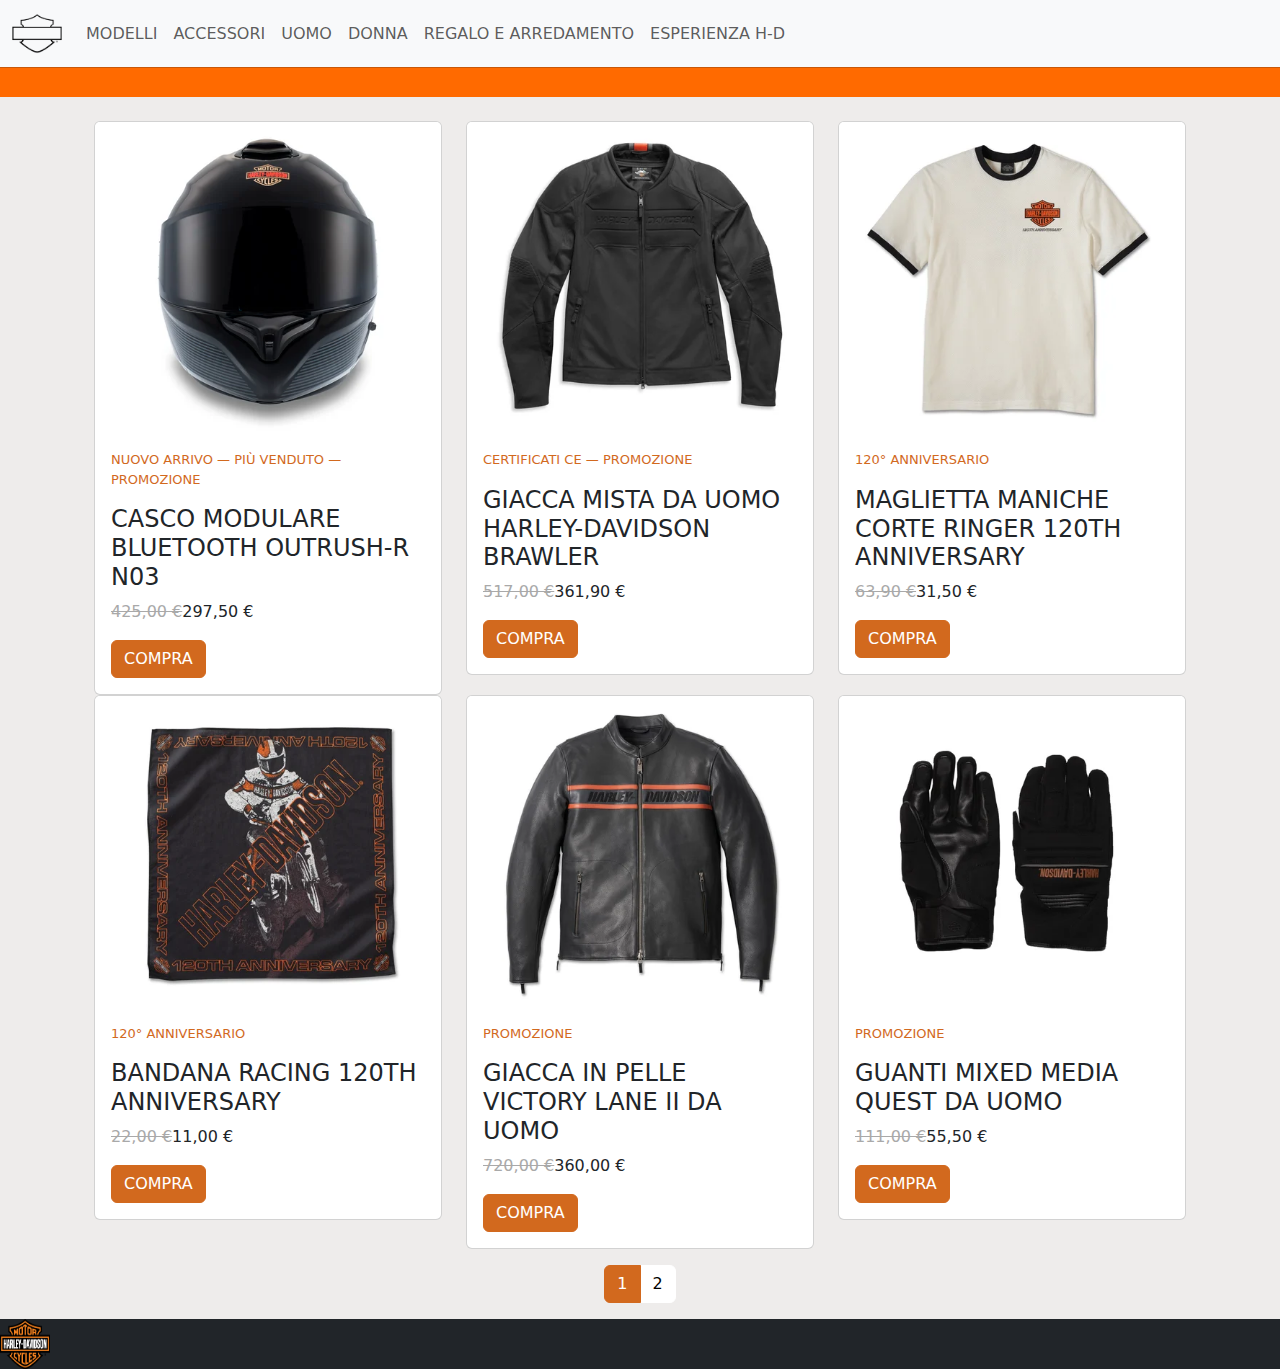
<file: scontoUomo.html>
<!DOCTYPE html>
<html lang="en">
  <link rel="stylesheet" href="prodotti.css">
<head>
  <title>Bootstrap Example</title>
  <link href="[data-uri]" rel="icon" type="image/x-icon">
  <meta charset="utf-8">
  <meta name="viewport" content="width=device-width, initial-scale=1">
  <link href="https://cdn.jsdelivr.net/npm/bootstrap@5.3.2/dist/css/bootstrap.min.css" rel="stylesheet">
  <script src="https://cdn.jsdelivr.net/npm/bootstrap@5.3.2/dist/js/bootstrap.bundle.min.js"></script>
</head>
<!--BARRA-->
<nav class="navbar navbar-expand-lg navbar-light bg-light">
  <div class="container-fluid">
    <a class="navbar-brand" href="index.html"><img src="logo1.png" alt="logo" style="width: 50px;"></a>
    <button class="navbar-toggler" type="button" data-bs-toggle="collapse" data-bs-target="#navbarSupportedContent" aria-controls="navbarSupportedContent" aria-expanded="false" aria-label="Toggle navigation">
      <span class="navbar-toggler-icon"></span>
    </button>
    <div class="collapse navbar-collapse" id="navbarSupportedContent">
      <ul class="navbar-nav me-auto">
        <li class="nav-item">
          <a class="nav-link" href="modelli.html">MODELLI</a>
        </li>
        <li class="nav-item">
          <a class="nav-link" href="accessori.html">ACCESSORI</a>
        </li>
        <li class="nav-item">
          <a class="nav-link" href="uomo.html">UOMO</a>
        </li>
        <li class="nav-item">
          <a class="nav-link" href="donna.html">DONNA</a>
        </li>
        <li class="nav-item">
          <a class="nav-link" href="regalo e arredamento.html">REGALO E ARREDAMENTO</a>
        </li>
        <li class="nav-item">
          <a class="nav-link" href="esperienza h-d.html">ESPERIENZA H-D</a>
        </li>
      </ul>
    </div>
  </div>
</nav>


<div class="hr1">
<hr style="margin: 0%;" >
</div>
<div class="of1">
<!--CARD1-->
<div class="CARD2">
<div  class="container mt-4 row">
  <div class="col-md-4 ">
  <div class="card">
  <img class="card-img-top" src="casco1.jpg" alt="Card image" style="width:100%">
  <div class="card-body">
      <p class="card-text2">NUOVO ARRIVO — PIÙ VENDUTO — PROMOZIONE</p>
      <h4 class="card-title">CASCO MODULARE BLUETOOTH OUTRUSH-R N03</h4>
      <span class="span1">
      <div style="color: darkgrey;">
      <p class="card-text1"> <s class="sopra-baretto" >425,00&nbsp;€</s></p>
    </div>
      <div>
        <p class="card-text1">297,50&nbsp;€</p>
      </div>
    </span>
      <a style="background-color:chocolate;border-color: chocolate;" href="https://www.harley-davidson.com/it/it/shop/casco-modulare-bluetooth-outrush-r-n03/p/97144-23EX" class="btn btn-primary">COMPRA</a>
  </div>
  </div>
  </div>
<!--CARD2-->
  <div class="col-md-4 card-aerei">
  <div class="card">
  <img class="card-img-top" src="giacca1.jpg" alt="Card image" style="width:100%">
  <div class="card-body">
    <p class="card-text2">CERTIFICATI CE — PROMOZIONE</p>
    <h4 class="card-title">GIACCA MISTA DA UOMO HARLEY-DAVIDSON BRAWLER</h4>
    <span class="span1">
    <div style="color: darkgrey;">
    <p class="card-text1"> <s class="sopra-baretto" >517,00&nbsp;€</s></p>
    </div>
    <div>
    <p class="card-text1">361,90&nbsp;€</p>
    </div>
    </span>
    <a style="background-color:chocolate;border-color: chocolate;" href="https://www.harley-davidson.com/it/it/shop/giacca-mista-da-uomo-harley-davidson-brawler/p/98103-21EH" class="btn btn-primary">COMPRA</a>
  </div>
  </div>
  </div>
<!--CARD3-->
  <div class="col-md-4 card-aerei">
    <div class="card">
    <img class="card-img-top" src="maglia1.jpg" alt="Card image" style="width:100%">
    <div class="card-body"> 
    <p class="card-text2">120° ANNIVERSARIO</p>
    <h4 class="card-title">MAGLIETTA MANICHE CORTE RINGER 120TH ANNIVERSARY</h4>
    <span class="span1">
    <div style="color: darkgrey;">
    <p class="card-text1"> <s class="sopra-baretto" >63,90&nbsp;€</s></p>
    </div>
    <div>
    <p class="card-text1">31,50&nbsp;€</p>
    </div>
    </span>
    <a style="background-color:chocolate;border-color: chocolate;" href="https://www.harley-davidson.com/it/it/shop/maglietta-ringer-120th-anniversary/p/97547-23VM" class="btn btn-primary">COMPRA</a>

      </div>
      </div>
      </div>   
<!--CARD3-->
<div class="col-md-4 card-aerei">
    <div class="card">
    <img class="card-img-top" src="bandana1.jpg" alt="Card image" style="width:100%">
    <div class="card-body">
    <p class="card-text2">120° ANNIVERSARIO</p>
    <h4 class="card-title">BANDANA RACING 120TH ANNIVERSARY</h4>
    <span class="span1">
    <div style="color: darkgrey;">
    <p class="card-text1"> <s class="sopra-baretto" >22,00&nbsp;€</s></p>
    </div>
    <div>
    <p class="card-text1">11,00&nbsp;€</p>
    </div>
    </span>
    <a style="background-color:chocolate;border-color: chocolate;" href="https://www.harley-davidson.com/it/it/shop/bandana-racing-120th-anniversary/p/97805-23VM" class="btn btn-primary">COMPRA</a>
  </div>
  </div>
  </div> 
<!--CARD4-->
<div class="col-md-4 card-aerei">
  <div class="card">
  <img class="card-img-top" src="giacca2.jpg" alt="Card image" style="width:100%">
  <div class="card-body">
      <p class="card-text2">PROMOZIONE</p>
      <h4 class="card-title">GIACCA IN PELLE VICTORY LANE II DA UOMO</h4>
      <span class="span1">
      <div style="color: darkgrey;">
        <p class="card-text1"> <s class="sopra-baretto" >720,00&nbsp;€</s></p>
        </div>
        <div>
        <p class="card-text1">360,00&nbsp;€</p>
        </div>
        </span>
        <a style="background-color:chocolate;border-color: chocolate;" href="https://www.harley-davidson.com/it/it/shop/giacca-in-pelle-victory-lane-ii-da-uomo/p/98000-23EM" class="btn btn-primary">COMPRA</a>
  </div>
  </div>
  </div>
<!--CARD5-->
<div class="col-md-4 card-aerei">
  <div class="card">
  <img class="card-img-top" src="guanti1.jpg" alt="Card image" style="width:100%">
  <div class="card-body">
    <p class="card-text2">PROMOZIONE</p>
    <h4 class="card-title">GUANTI MIXED MEDIA QUEST DA UOMO</h4>
    <span class="span1">
      <div style="color: darkgrey;">
        <p class="card-text1"> <s class="sopra-baretto" >111,00&nbsp;€</s></p>
        </div>
        <div>
        <p class="card-text1">55,50&nbsp;€</p>
        </div>
        </span>
        <a style="background-color:chocolate;border-color: chocolate;" href="https://www.harley-davidson.com/it/it/shop/guanti-mixed-media-quest-da-uomo/p/98145-22EM" class="btn btn-primary">COMPRA</a>
  </div>
  </div>
  </div>   
  </div>
</div>
<div class="container mt-3">
  <ul  class="pagination">
    <li class="page-item active "><a style="background-color: chocolate; border-color: chocolate; color: white;" class="page-link" href="scontoUomo.html">1</a></li>
    <li class="page-item "><a style="background-color: white; border-color: white; color: black;" class="page-link" href="scontoUomoPag2.html">2</a></li>
  </ul>
</div>
  <!--div di fine pagina-->
  <div class="FinePagina">
    <span>
     <img class="LogoFinePagina" src="kisspng-buddy-stubbs-harley-davidson-motorcycle-harley-dav-mma-5acea909f25519.4879010315234931299926.png" alt="" srcset="">
    </div>
</body>
</body>
</html>
</file>
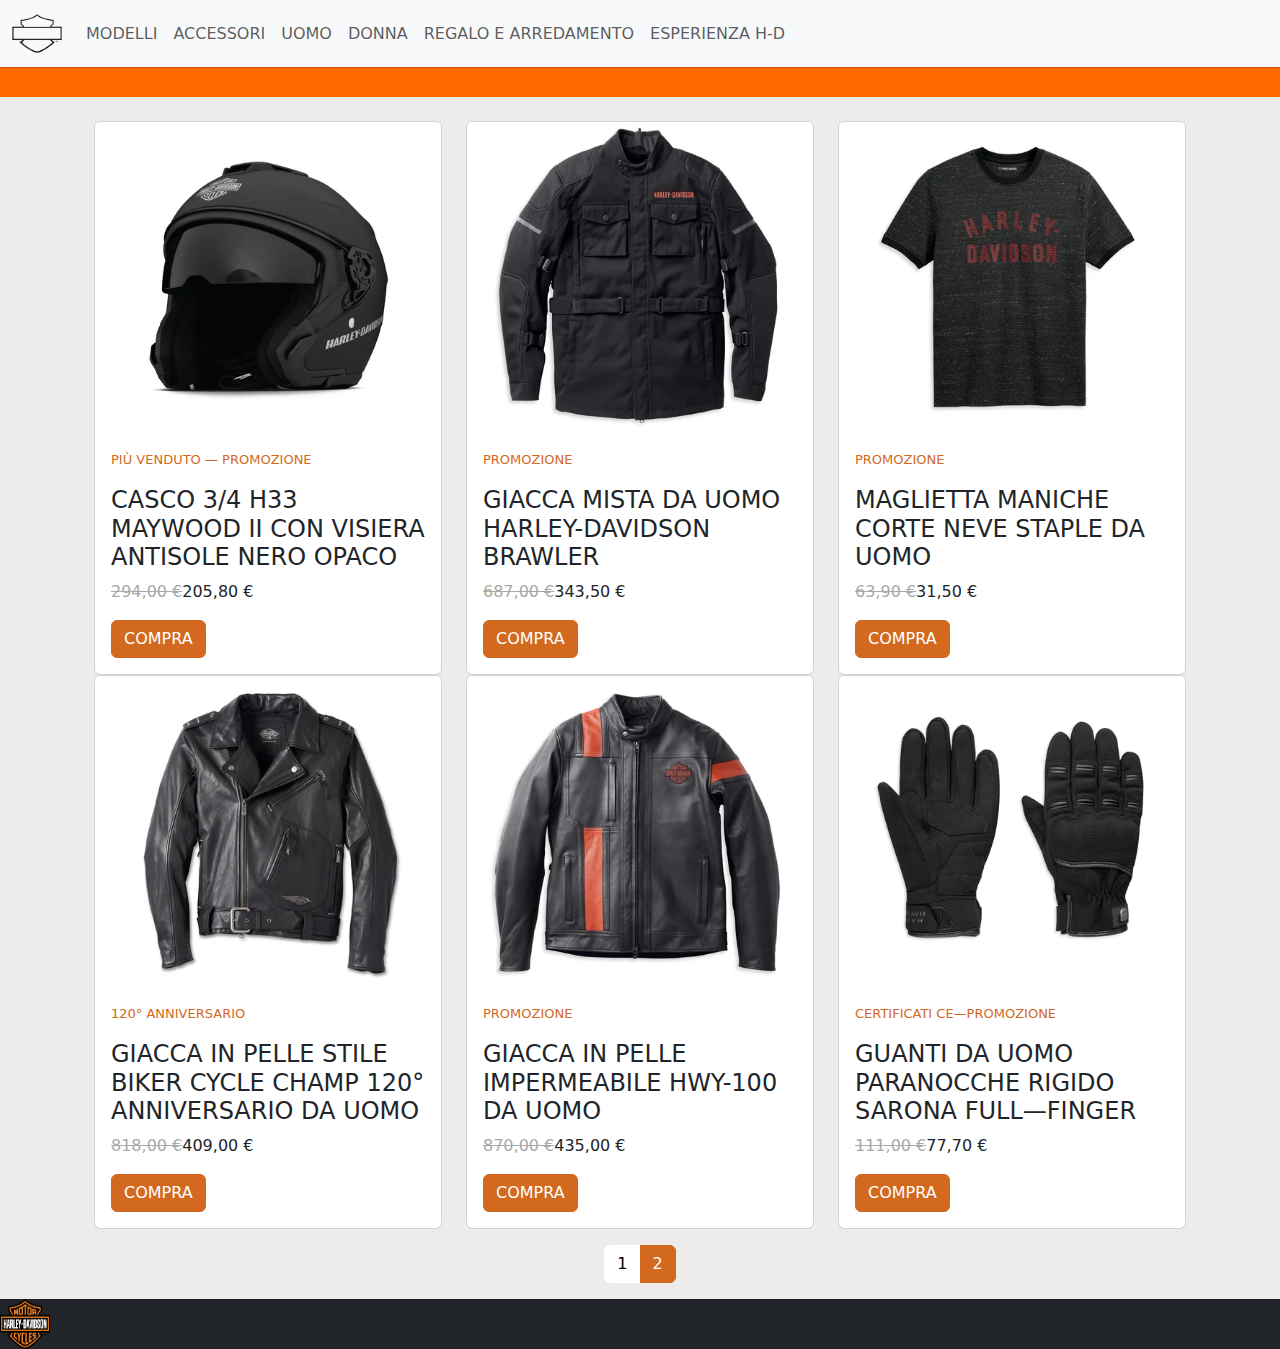
<file: scontoUomoPag2.html>
<!DOCTYPE html>
<html lang="en">
  <link rel="stylesheet" href="prodotti.css">
<head>
  <title>Bootstrap Example</title>
  <link href="[data-uri]" rel="icon" type="image/x-icon">
  <meta charset="utf-8">
  <meta name="viewport" content="width=device-width, initial-scale=1">
  <link href="https://cdn.jsdelivr.net/npm/bootstrap@5.3.2/dist/css/bootstrap.min.css" rel="stylesheet">
  <script src="https://cdn.jsdelivr.net/npm/bootstrap@5.3.2/dist/js/bootstrap.bundle.min.js"></script>
</head>
<!--BARRA-->
<nav class="navbar navbar-expand-lg navbar-light bg-light">
  <div class="container-fluid">
    <a class="navbar-brand" href="index.html"><img src="logo1.png" alt="logo" style="width: 50px;"></a>
    <button class="navbar-toggler" type="button" data-bs-toggle="collapse" data-bs-target="#navbarSupportedContent" aria-controls="navbarSupportedContent" aria-expanded="false" aria-label="Toggle navigation">
      <span class="navbar-toggler-icon"></span>
    </button>
    <div class="collapse navbar-collapse" id="navbarSupportedContent">
      <ul class="navbar-nav me-auto">
        <li class="nav-item">
          <a class="nav-link" href="modelli.html">MODELLI</a>
        </li>
        <li class="nav-item">
          <a class="nav-link" href="accessori.html">ACCESSORI</a>
        </li>
        <li class="nav-item">
          <a class="nav-link" href="uomo.html">UOMO</a>
        </li>
        <li class="nav-item">
          <a class="nav-link" href="donna.html">DONNA</a>
        </li>
        <li class="nav-item">
          <a class="nav-link" href="regalo e arredamento.html">REGALO E ARREDAMENTO</a>
        </li>
        <li class="nav-item">
          <a class="nav-link" href="esperienza h-d.html">ESPERIENZA H-D</a>
        </li>
      </ul>
    </div>
  </div>
</nav>


<div class="hr1">
<hr style="margin: 0%;" >
</div>
<div class="of1">
<!--CARD1-->
<div class="CARD2">
<div  class="container mt-4 row">
  <div class="col-md-4 ">
  <div class="card">
  <img class="card-img-top" src="casco2.jpg" alt="Card image" style="width:100%">
  <div class="card-body">
      <p class="card-text2">PIÙ VENDUTO — PROMOZIONE</p>
      <h4 class="card-title">CASCO 3/4 H33 MAYWOOD II CON VISIERA ANTISOLE NERO OPACO</h4>
      <span class="span1">
      <div style="color: darkgrey;">
      <p class="card-text1"> <s class="sopra-baretto" >294,00&nbsp;€</s></p>
    </div>
      <div>
        <p class="card-text1">205,80&nbsp;€</p>
      </div>
    </span>
      <a style="background-color:chocolate;border-color: chocolate;" href="https://www.harley-davidson.com/it/it/shop/casco-3-4-h33-maywood-ii-con-visiera-antisole/p/98159-22EX" class="btn btn-primary">COMPRA</a>
  </div>
  </div>
  </div>
<!--CARD2-->
  <div class="col-md-4 card-aerei">
  <div class="card">
  <img class="card-img-top" src="giacca3.jpg" alt="Card image" style="width:100%">
  <div class="card-body">
    <p class="card-text2"> PROMOZIONE</p>
    <h4 class="card-title">GIACCA MISTA DA UOMO HARLEY-DAVIDSON BRAWLER</h4>
    <span class="span1">
    <div style="color: darkgrey;">
    <p class="card-text1"> <s class="sopra-baretto" >687,00&nbsp;€</s></p>
    </div>
    <div>
    <p class="card-text1">343,50&nbsp;€</p>
    </div>
    </span>
    <a style="background-color:chocolate;border-color: chocolate;" href="https://www.harley-davidson.com/it/it/shop/giacca-quest-con-triple-vent-system/p/98127-22EM" class="btn btn-primary">COMPRA</a>
  </div>
  </div>
  </div>
<!--CARD3-->
  <div class="col-md-4 card-aerei">
    <div class="card">
    <img class="card-img-top" src="maglia2.jpg" alt="Card image" style="width:100%">
    <div class="card-body"> 
    <p class="card-text2">PROMOZIONE</p>
    <h4 class="card-title">MAGLIETTA MANICHE CORTE NEVE STAPLE DA UOMO</h4>
    <span class="span1">
    <div style="color: darkgrey;">
    <p class="card-text1"> <s class="sopra-baretto" >63,90&nbsp;€</s></p>
    </div>
    <div>
    <p class="card-text1">31,50&nbsp;€</p>
    </div>
    </span>
    <a style="background-color:chocolate;border-color: chocolate;" href="https://www.harley-davidson.com/it/it/shop/maglietta-neve-staple-da-uomo/p/96067-23VM" class="btn btn-primary">COMPRA</a>

      </div>
      </div>
      </div>   
<!--CARD4-->
<div class="col-md-4 card-aerei">
    <div class="card">
    <img class="card-img-top" src="giacca5.jpg" alt="Card image" style="width:100%">
    <div class="card-body">
    <p class="card-text2">120° ANNIVERSARIO</p>
    <h4 class="card-title">GIACCA IN PELLE STILE BIKER CYCLE CHAMP 120° ANNIVERSARIO DA UOMO</h4>
    <span class="span1">
    <div style="color: darkgrey;">
    <p class="card-text1"> <s class="sopra-baretto" >818,00&nbsp;€</s></p>
    </div>
    <div>
    <p class="card-text1">409,00&nbsp;€</p>
    </div>
    </span>
    <a style="background-color:chocolate;border-color: chocolate;" href="https://www.harley-davidson.com/it/it/shop/giacca-in-pelle-stile-biker-cycle-champ-120-anniversario-da-uomo/p/97023-23EM" class="btn btn-primary">COMPRA</a>
  </div>
  </div>
  </div> 
<!--CARD5-->
<div class="col-md-4 card-aerei">
  <div class="card">
  <img class="card-img-top" src="giacca4.jpg" alt="Card image" style="width:100%">
  <div class="card-body">
      <p class="card-text2">PROMOZIONE</p>
      <h4 class="card-title">GIACCA IN PELLE  IMPERMEABILE HWY-100 DA UOMO</h4>
      <span class="span1">
      <div style="color: darkgrey;">
        <p class="card-text1"> <s class="sopra-baretto" >870,00&nbsp;€</s></p>
        </div>
        <div>
        <p class="card-text1">435,00&nbsp;€</p>
        </div>
        </span>
        <a style="background-color:chocolate;border-color: chocolate;" href="https://www.harley-davidson.com/it/it/shop/giacca-in-pelle-impermeabile-hwy-100-da-uomo/p/98000-22EM" class="btn btn-primary">COMPRA</a>
  </div>
  </div>
  </div>
<!--CARD6-->
<div class="col-md-4 card-aerei">
  <div class="card">
  <img class="card-img-top" src="guanti2.jpg" alt="Card image" style="width:100%">
  <div class="card-body">
    <p class="card-text2"> CERTIFICATI CE—PROMOZIONE</p>
    <h4 class="card-title">GUANTI DA UOMO PARANOCCHE RIGIDO SARONA FULL—FINGER</h4>
    <span class="span1">
      <div style="color: darkgrey;">
        <p class="card-text1"> <s class="sopra-baretto" >111,00&nbsp;€</s></p>
        </div>
        <div>
        <p class="card-text1">77,70&nbsp;€</p>
        </div>
        </span>
        <a style="background-color:chocolate;border-color: chocolate;" href="https://www.harley-davidson.com/it/it/shop/guanti-da-uomo-sarona-full-finger/p/98383-19EM" class="btn btn-primary">COMPRA</a>
  </div>
  </div>
  </div>   
  </div>
</div>
<div class="container mt-3">
  <ul class="pagination">
    <li class="page-item "><a style="background-color: white; border-color: white; color: black;" class="page-link" href="scontoUomo.html">1</a></li>
    <li class="page-item active "><a style="background-color: chocolate; border-color: chocolate; color: white;" class="page-link" href="scontoUomoPag2.html">2</a></li>
  </ul>
</div>
  <!--div di fine pagina-->
  <div class="FinePagina">
    <span>
     <img class="LogoFinePagina" src="kisspng-buddy-stubbs-harley-davidson-motorcycle-harley-dav-mma-5acea909f25519.4879010315234931299926.png" alt="" srcset="">
    </div>
</body>
</body>
</html>
</file>
<file: prodotti.css>
.hr1 {
    height: 30px;
    background-color: rgb(255, 106, 0);
  }
  .hr2 {
    height: 30px;
    background-color: rgb(255, 255, 255);
    border-color: #ffffff;
  }
  .FinePagina {
    background-color: #212529;
  }
  .LogoFinePagina {
    width: 50px; /* Larghezza dell'immagine */
    height: 50px; /* Altezza automatica per mantenere le proporzioni */
  }
  .of1 {
    background-color: #eeeceb;
  }
.CARD2 {
  display: flex;
  justify-content: center;
}
.sopra-barretto {
    color: darkgray;
    text-decoration: overline; /* Aggiunge la barra sopra il testo */
  }
  .span1 {
    display: flex;
  }
  .card-text {
    color: black;
  }
  .card-text2 {
    color: chocolate;
   font-size: small;
  }
  .pagination {
    display: flex;
  justify-content: center;
  
  }
</file>
